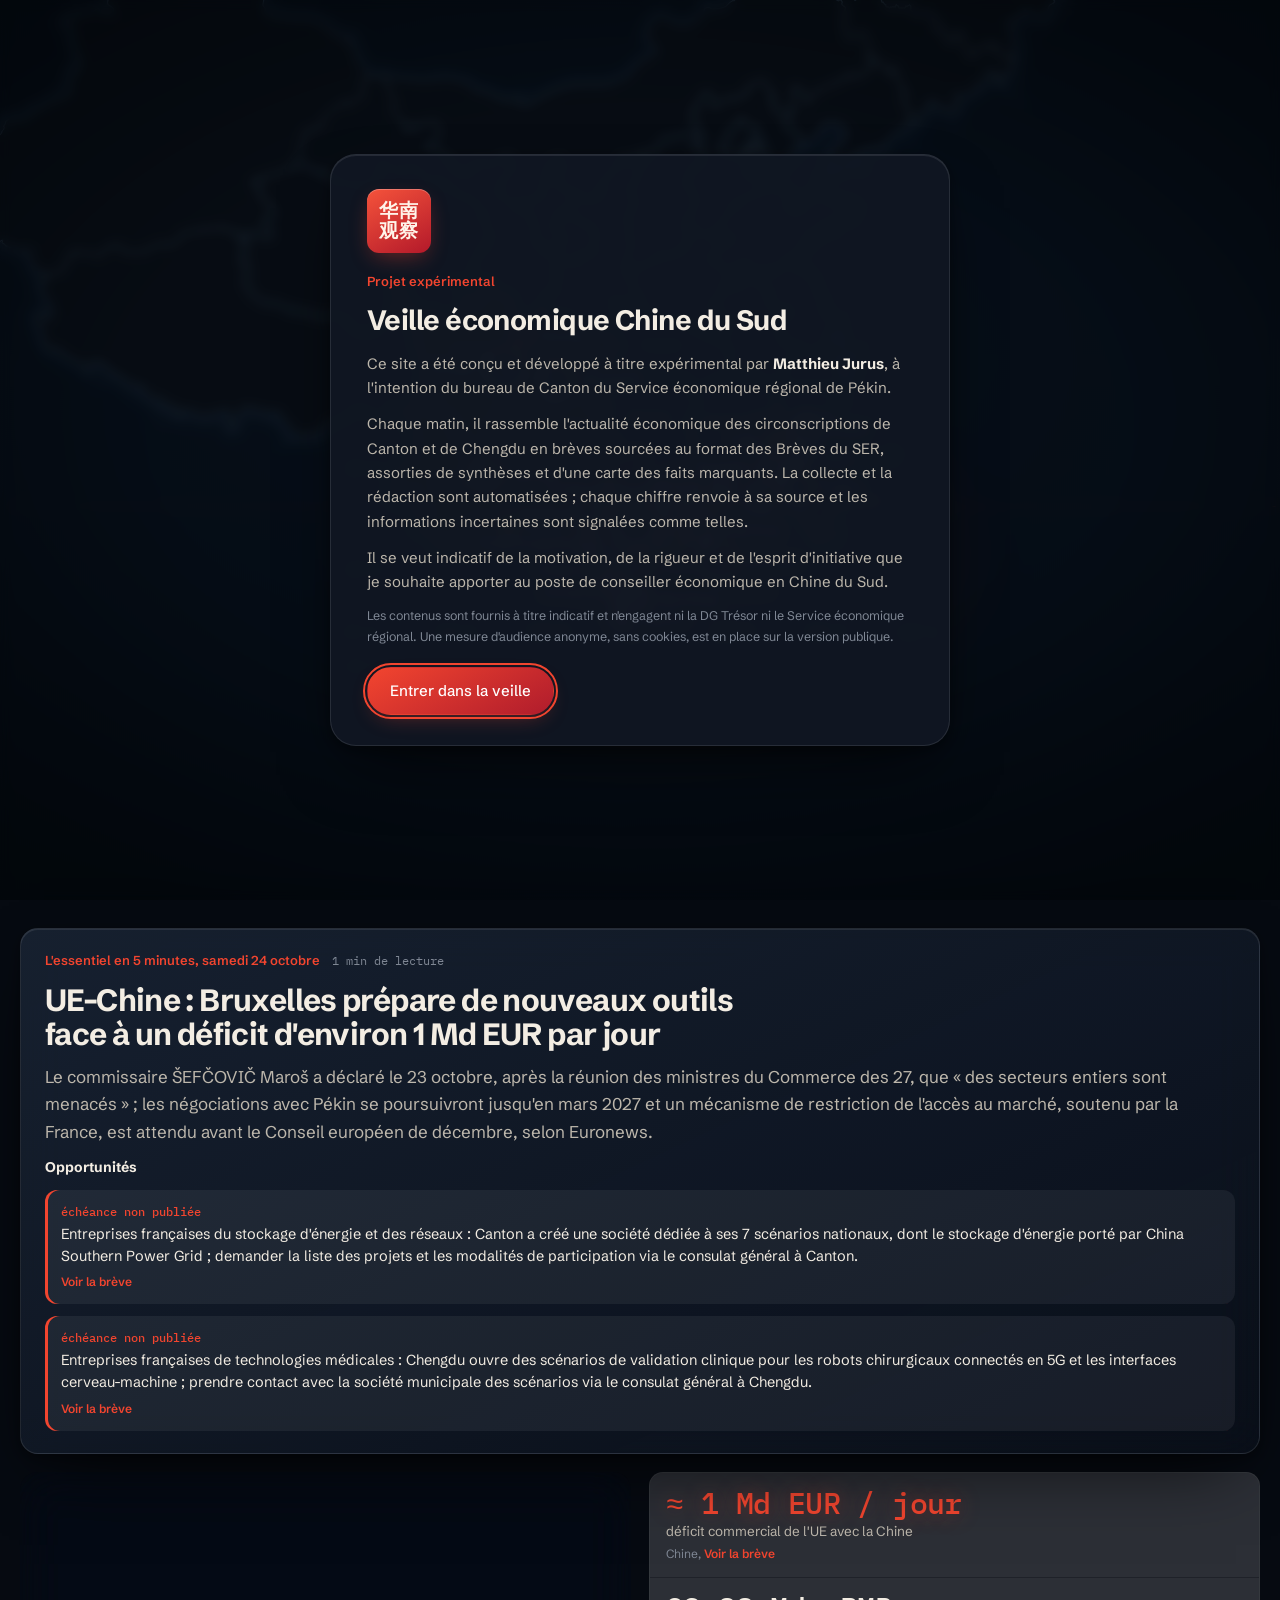
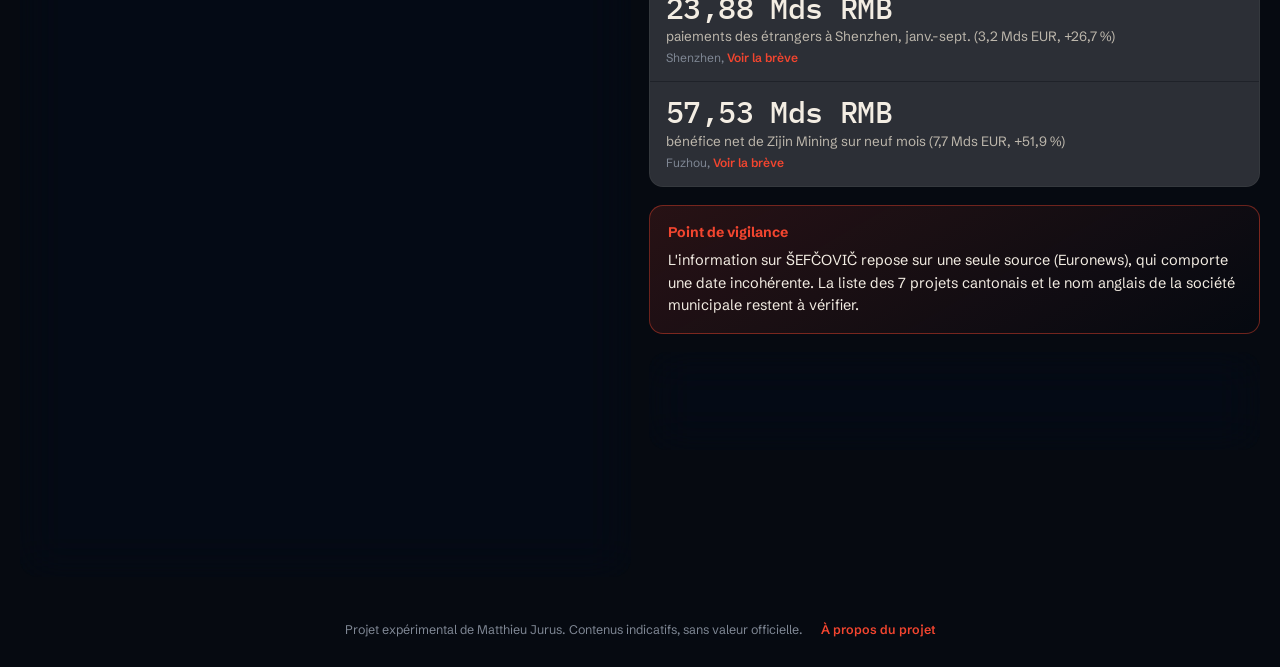
<file: index.html>
<!doctype html>
<html lang="fr"><head><meta charset="utf-8"><meta name="viewport" content="width=device-width,initial-scale=1,viewport-fit=cover"><meta name="robots" content="noindex,nofollow">
<title>Veille économique Chine du Sud</title>
<link rel="preload" href="assets/fonts/schibsted-grotesk-v7-latin_latin-ext-regular.woff2" as="font" type="font/woff2" crossorigin>
<link rel="stylesheet" href="assets/app.css?v=09747189">
<meta name="description" content="Veille économique des circonscriptions de Canton et de Chengdu : carte des faits marquants, brèves sourcées, synthèses et sources.">
</head><body>



<div class="app" id="app">
  <header class="topbar glass" id="topbar">
    <a class="brand" href="#today" data-go="today" aria-label="Veille économique Chine du Sud, accueil">
      <span class="seal" aria-hidden="true"><span>华南</span><span>观察</span></span>
      <span class="wordmark"><span class="wm-1">Veille économique</span><span class="wm-2">Chine du Sud</span></span>
    </a>
    <nav class="tabs" role="tablist" aria-label="Vues">
      <button role="tab" data-view="today" aria-selected="true">Carte du jour</button>
      <button role="tab" data-view="syntheses" aria-selected="false">Synthèses</button>
      <button role="tab" data-view="fil" aria-selected="false">Brèves <span class="count" id="cnt-fil"></span></button>
      <button role="tab" data-view="sources" aria-selected="false">Sources</button>
    </nav>
    <div class="tools">
      <button class="notebtn" id="btn-note" type="button" aria-label="Ouvrir la note interne" title="Note interne : brèves sélectionnées pour l'export Word">
        <svg viewBox="0 0 24 24" aria-hidden="true"><path d="M7 3h7l5 5v12a1 1 0 0 1-1 1H7a1 1 0 0 1-1-1V4a1 1 0 0 1 1-1z"/><path d="M14 3v5h5M9 13h6M9 17h4"/></svg>
        <span class="nb-lab">Note</span><span class="nb-count" id="note-count">0</span>
      </button>
      <button class="pillbtn" id="btn-about" type="button">À propos</button>
      <button class="iconbtn" id="btn-theme" type="button" aria-label="Passer en mode clair"></button>
    </div>
  </header>

  <!-- CARTE DU JOUR -->
  <section id="view-today" class="today">
    <div class="hero" id="hero">
      <div class="mapbox" id="mapbox">
        <svg id="map" role="img" aria-label="Carte de la Chine du Sud avec les brèves géolocalisées"></svg>
        <div class="vignette" aria-hidden="true"></div>
        <div class="tip" id="tip"></div>
        <div class="zoomhint" id="zoomhint">Pour zoomer : ⌘ ou Ctrl + molette, ou pincez</div>
      </div>

      <aside class="glass panel-left" id="morning" aria-label="Le point du matin"></aside>
      <aside class="glass panel-right" id="side" aria-label="Brèves"></aside>

      <div class="mapbar" role="group" aria-label="Cadrage et légende de la carte"><div class="glass mapbar-in">
        <div class="seg" id="frames">
          <button data-f="sud" aria-pressed="true" title="Revenir à la vue d'ensemble">Vue d'ensemble</button>
          <button data-f="delta" aria-pressed="false">Delta des Perles</button>
        </div>
        <div class="legend">
          <span><i class="sw sw-cj"></i>Conjoncture</span>
          <span><i class="sw sw-fm"></i>Fait marquant</span>
          <span><i class="sw sw-op"></i>Opportunité</span>
        </div>
      </div></div>
      <button class="scrollcue" id="scrollcue" type="button">L'essentiel en 5 minutes</button>
    </div>

    <section class="band" id="cinq-body" aria-label="L'essentiel en 5 minutes"></section>
  </section>

  <!-- SYNTHESES -->
  <section id="view-syntheses" class="page" hidden>
    <div id="synth-body" class="synth"></div>
  </section>

  <!-- BRÈVES -->
  <section id="view-fil" class="page" hidden>
    <div class="filgrid">
      <aside class="glass filrail" id="filters-fil" aria-label="Filtres"></aside>
      <div class="glass fil-panel">
        <div class="toolbar">
          <span>Grouper par</span>
          <div class="seg" id="groupby">
            <button data-g="date" aria-pressed="true">Date</button>
            <button data-g="rubrique" aria-pressed="false">Rubrique du SER</button>
            <button data-g="zone" aria-pressed="false">Zone</button>
          </div>
          <span id="fil-meta" class="muted" style="margin-left:auto"></span>
        </div>
        <div class="fil-list" id="fil-list"></div>
      </div>
      <aside class="glass overview" id="overview" aria-label="Aperçu de la sélection"></aside>
    </div>
  </section>

  <!-- SOURCES -->
  <section id="view-sources" class="page" hidden>
    <div class="srcgrid">
      <div class="glass srcsum" id="src-sum"></div>
      <div class="glass tablewrap"><table class="src" id="src-table"></table></div>
    </div>
  </section>

  <footer class="foot-site" id="foot-site">
    <span>Projet expérimental de Matthieu Jurus. Contenus indicatifs, sans valeur officielle.</span>
    <button class="linkbtn" type="button" data-about>À propos du projet</button>
  </footer>
</div>

<dialog class="drawer fiche glass-strong" id="fiche" aria-labelledby="fiche-title">
  <div class="dhead">
    <div class="dnav">
      <button class="dbtn" id="d-prev" type="button" aria-label="Brève précédente" title="Brève précédente (←)"><svg viewBox="0 0 24 24" aria-hidden="true"><path d="M15 5l-7 7 7 7"/></svg></button>
      <span class="dpos" id="d-pos"></span>
      <button class="dbtn" id="d-next" type="button" aria-label="Brève suivante" title="Brève suivante (→)"><svg viewBox="0 0 24 24" aria-hidden="true"><path d="M9 5l7 7-7 7"/></svg></button>
    </div>
    <button class="dbtn" id="btn-close" type="button" aria-label="Fermer" title="Fermer (Échap)"><svg viewBox="0 0 24 24" aria-hidden="true"><path d="M6 6l12 12M18 6L6 18"/></svg></button>
  </div>
  <div class="fbody" id="fiche-body"></div>
  <div class="actions">
    <span class="status-line" id="fiche-status"></span>
    <button class="btn" id="btn-reject" hidden>Rejeter</button>
    <button class="btn" id="btn-validate" hidden>Valider et publier</button>
    <button class="btn" id="btn-copy">Copier</button>
    <button class="btn primary" id="btn-addnote" type="button">Ajouter à la note</button>
  </div>
</dialog>

<dialog class="drawer panier glass-strong" id="panier" aria-labelledby="panier-title">
  <div class="dhead">
    <div class="ptitle"><h2 id="panier-title">Note interne</h2>
      <button class="dbtn info" id="panier-info" type="button" aria-label="À quoi sert la note ?" aria-expanded="false" title="À quoi sert la note ?">i</button></div>
    <button class="dbtn" id="panier-close" type="button" aria-label="Fermer" title="Fermer (Échap)"><svg viewBox="0 0 24 24" aria-hidden="true"><path d="M6 6l12 12M18 6L6 18"/></svg></button>
  </div>
  <div class="fbody" id="panier-body"></div>
  <div class="actions">
    <span class="status-line" id="panier-status"></span>
    <button class="btn" id="panier-clear" type="button">Vider</button>
    <button class="btn" id="panier-copy" type="button">Copier le texte</button>
    <button class="btn primary" id="panier-export" type="button">Exporter en Word</button>
  </div>
</dialog>

<div class="bubble glass-strong" id="note-bubble" role="dialog" aria-labelledby="bubble-title" hidden>
  <p class="bubble-t" id="bubble-title">Brève ajoutée à la note</p>
  <p>Ajoutez les brèves utiles avec le bouton <span class="kbd">+</span>, rangez-les dans la note, puis exportez-la en Word : une note interne en Times New Roman, classée par rubrique, sources en pied de chaque brève.</p>
  <div class="bubble-a"><button class="linkbtn" id="bubble-ok" type="button">Compris</button><button class="btn primary sm" id="bubble-open" type="button">Ouvrir la note</button></div>
</div>

<dialog class="about glass-strong" id="about" aria-labelledby="about-title">
  <div class="about-in">
    <span class="seal big" aria-hidden="true"><span>华南</span><span>观察</span></span>
    <p class="about-kicker">Projet expérimental</p>
    <h2 id="about-title">Veille économique Chine du Sud</h2>
    <p>Ce site a été conçu et développé à titre expérimental par <b>Matthieu Jurus</b>, à l'intention du bureau de Canton du Service économique régional de Pékin.</p>
    <p>Chaque matin, il rassemble l'actualité économique des circonscriptions de Canton et de Chengdu en brèves sourcées au format des Brèves du SER, assorties de synthèses et d'une carte des faits marquants. La collecte et la rédaction sont automatisées ; chaque chiffre renvoie à sa source et les informations incertaines sont signalées comme telles.</p>
    <p>Il se veut indicatif de la motivation, de la rigueur et de l'esprit d'initiative que je souhaite apporter au poste de conseiller économique en Chine du Sud.</p>
    <p class="about-note">Les contenus sont fournis à titre indicatif et n'engagent ni la DG Trésor ni le Service économique régional. Une mesure d'audience anonyme, sans cookies, est en place sur la version publique.</p>
    <button class="btn primary big" id="btn-enter" type="button">Entrer dans la veille</button>
  </div>
</dialog>

<script>window.echarts={registerMap:function(n,g){window.__chinaGeo=g;}};</script>
<script src="assets/geo/china.js" onerror="window.__chinaGeoError=true"></script>
<script src="assets/app.js?v=09747189"></script>
<script data-goatcounter="https://jurusm.goatcounter.com/count" data-goatcounter-settings='{"no_onload":true}' async src="//gc.zgo.at/count.js"></script>

</body></html>
</file>
<file: assets/app.css>
/* Concept: a night console over the Pearl River. The map fills the screen; lacquer red is the signal colour (new, opportunity, rank, alert), brass marks conjoncture, porcelain the text. Glass panels float over the map and over a deep blue-black ground lit by two soft glows. One orchestrated entrance; motion afterwards only answers clicks (zoom, city burst). */
@font-face{font-family:"Schibsted Grotesk";src:url("fonts/schibsted-grotesk-v7-latin_latin-ext-regular.woff2") format("woff2");font-weight:400;font-style:normal;font-display:swap}
@font-face{font-family:"Schibsted Grotesk";src:url("fonts/schibsted-grotesk-v7-latin_latin-ext-italic.woff2") format("woff2");font-weight:400;font-style:italic;font-display:swap}
@font-face{font-family:"Schibsted Grotesk";src:url("fonts/schibsted-grotesk-v7-latin_latin-ext-500.woff2") format("woff2");font-weight:500;font-style:normal;font-display:swap}
@font-face{font-family:"Schibsted Grotesk";src:url("fonts/schibsted-grotesk-v7-latin_latin-ext-600.woff2") format("woff2");font-weight:600;font-style:normal;font-display:swap}
@font-face{font-family:"Schibsted Grotesk";src:url("fonts/schibsted-grotesk-v7-latin_latin-ext-700.woff2") format("woff2");font-weight:700 900;font-style:normal;font-display:swap}
@font-face{font-family:"IBM Plex Mono";src:url("fonts/ibm-plex-mono-v20-latin_latin-ext-regular.woff2") format("woff2");font-weight:400;font-display:swap}
@font-face{font-family:"IBM Plex Mono";src:url("fonts/ibm-plex-mono-v20-latin_latin-ext-500.woff2") format("woff2");font-weight:500 700;font-display:swap}

:root{
  --bg:#060A11; --bg-2:#0B1322;
  --ink:#F3EDE3; --ink-2:#BDB7AC; --ink-3:#7F8794;
  --red:#F2452F; --red-2:#B01C2C; --red-soft:rgba(242,69,47,.14); --red-glow:rgba(242,69,47,.42);
  --amber:#F0AA3E; --fait:#ECE6DB; --jade:#4CC38A; --warn:#F0AA3E; --bad:#F2452F; --good:#4CC38A;
  --sea-1:#0E1C2E; --sea-2:#060D17; --wave:#1A2C42; --coast:#5C7C98;
  --land:#131C28; --land-out:#0F1621; --scope-can:#24161B; --scope-che:#231F17; --border-prov:#2A3748;
  --glass-bg:linear-gradient(155deg,rgba(32,44,62,.66),rgba(12,18,28,.58));
  --glass-solid:rgba(16,23,34,.94);
  --glass-line:rgba(255,255,255,.10); --glass-hi:rgba(255,255,255,.09);
  --shadow:0 30px 70px -24px rgba(0,0,0,.75),0 4px 14px rgba(0,0,0,.35);
  --chip:rgba(255,255,255,.06); --chip-line:rgba(255,255,255,.10); --chip-on:#F3EDE3; --chip-on-fg:#0A0F17;
  --sat-ink:#0A0F17; --label-halo:#0B1220;
  --f-sans:"Schibsted Grotesk",system-ui,-apple-system,"Segoe UI","PingFang SC","Microsoft YaHei",sans-serif;
  --f-mono:"IBM Plex Mono",ui-monospace,"SF Mono",Menlo,Consolas,monospace;
  --f-zh-serif:"Songti SC","STSong","SimSun","Noto Serif SC",serif;
  --f-zh:"PingFang SC","Hiragino Sans GB","Microsoft YaHei","Noto Sans SC",sans-serif;
  --r:18px; --ease:cubic-bezier(.2,.8,.2,1); --spring:cubic-bezier(.34,1.56,.64,1);
  --gut:20px; --top:92px;
  color-scheme:dark;
}
:root[data-theme="light"]{
  --bg:#E7EBF0; --bg-2:#F4F6F9;
  --ink:#111822; --ink-2:#47505C; --ink-3:#7A838F;
  --red:#D8301C; --red-2:#A3141F; --red-soft:rgba(216,48,28,.10); --red-glow:rgba(216,48,28,.30);
  --amber:#C27E0E; --fait:#1A222D; --jade:#1F8A5A; --warn:#B66A00; --bad:#D8301C; --good:#1F8A5A;
  --sea-1:#D3DEE8; --sea-2:#BCCDDC; --wave:#AFC2D3; --coast:#6E8BA3;
  --land:#FFFFFF; --land-out:#EEF1F5; --scope-can:#FFF0EC; --scope-che:#FFF6E6; --border-prov:#C7D0DA;
  --glass-bg:linear-gradient(155deg,rgba(255,255,255,.80),rgba(255,255,255,.58));
  --glass-solid:rgba(255,255,255,.97);
  --glass-line:rgba(17,24,34,.09); --glass-hi:rgba(255,255,255,.95);
  --shadow:0 26px 60px -26px rgba(20,35,55,.45),0 3px 10px rgba(20,35,55,.08);
  --chip:rgba(17,24,34,.05); --chip-line:rgba(17,24,34,.10); --chip-on:#111822; --chip-on-fg:#FFFFFF;
  --sat-ink:#FFFFFF; --label-halo:#FFFFFF;
  color-scheme:light;
}

*{box-sizing:border-box}
html{background:var(--bg)}
body{margin:0;color:var(--ink);font-family:var(--f-sans);font-size:15px;line-height:1.5;-webkit-font-smoothing:antialiased;min-height:100vh;
  background:radial-gradient(900px 600px at 0% 0%,var(--red-soft),transparent 60%),radial-gradient(1100px 800px at 100% 100%,rgba(70,120,200,.10),transparent 60%),linear-gradient(180deg,var(--bg-2),var(--bg));background-attachment:fixed}
a{color:var(--red)}
button{font:inherit;color:inherit}
:focus-visible{outline:2px solid var(--red);outline-offset:2px;border-radius:8px}
.zh{font-family:var(--f-zh)}
.mono,.num{font-family:var(--f-mono);font-variant-numeric:tabular-nums}
.muted{color:var(--ink-3);font-size:13px}

.glass{background:var(--glass-bg);border:1px solid var(--glass-line);border-radius:var(--r);box-shadow:var(--shadow),inset 0 1px 0 var(--glass-hi);
  -webkit-backdrop-filter:blur(22px) saturate(1.5);backdrop-filter:blur(22px) saturate(1.5)}
.glass-strong{background:var(--glass-solid);border:1px solid var(--glass-line);box-shadow:var(--shadow),inset 0 1px 0 var(--glass-hi)}
@supports not ((backdrop-filter:blur(1px)) or (-webkit-backdrop-filter:blur(1px))){.glass{background:var(--glass-solid)}}

/* Top bar */
.topbar{position:fixed;z-index:30;top:14px;left:var(--gut);right:var(--gut);height:62px;display:flex;align-items:center;gap:18px;padding:0 10px 0 10px;border-radius:20px}
.topbar.scrolled{background:var(--glass-solid)}
.brand{display:flex;align-items:center;gap:12px;text-decoration:none;color:inherit;margin-right:auto;min-width:0}
.seal{width:44px;height:44px;border-radius:9px;background:linear-gradient(150deg,#F5533B,#B3192A);color:#FFF4EA;display:grid;place-content:center;font-family:var(--f-zh-serif);font-weight:900;font-size:13.5px;line-height:1.05;letter-spacing:.06em;text-align:center;box-shadow:0 8px 22px -6px var(--red-glow),inset 0 1px 0 rgba(255,255,255,.25);flex:none}
.seal.big{width:64px;height:64px;font-size:19px;border-radius:12px}
.wordmark{display:grid;line-height:1.1;min-width:0}
.wm-1{font-size:12px;font-weight:600;color:var(--red);letter-spacing:.01em}
.wm-2{font-size:20px;font-weight:700;letter-spacing:-.015em;white-space:nowrap}
nav.tabs{display:flex;gap:2px;padding:4px;border-radius:999px;background:var(--chip);border:1px solid var(--chip-line)}
nav.tabs button{background:none;border:0;padding:8px 16px;border-radius:999px;cursor:pointer;font-size:14px;font-weight:500;color:var(--ink-2);transition:color .2s,background .2s,box-shadow .2s;white-space:nowrap}
nav.tabs button:hover{color:var(--ink)}
nav.tabs button[aria-selected="true"]{background:linear-gradient(150deg,var(--red),var(--red-2));color:#fff;box-shadow:0 6px 18px -6px var(--red-glow),inset 0 1px 0 rgba(255,255,255,.2)}
nav.tabs .count{font-family:var(--f-mono);font-size:11.5px;opacity:.7;margin-left:4px}
.tools{display:flex;gap:6px;align-items:center;margin-left:auto}
.iconbtn{width:40px;height:40px;border-radius:999px;border:1px solid var(--chip-line);background:var(--chip);cursor:pointer;display:grid;place-items:center;color:var(--ink-2)}
.iconbtn:hover,.pillbtn:hover{color:var(--ink);border-color:var(--ink-3)}
.iconbtn svg{width:18px;height:18px}
.pillbtn{height:40px;padding:0 14px;border-radius:999px;border:1px solid var(--chip-line);background:var(--chip);cursor:pointer;color:var(--ink-2);font-size:13.5px}

/* Hero: full-screen map with floating panels */
.hero{position:relative;height:100vh;min-height:660px;overflow:hidden;background:radial-gradient(120% 90% at 50% 40%,var(--sea-1),var(--sea-2))}
.mapbox{position:absolute;inset:0;touch-action:none}
svg#map{position:absolute;inset:0;width:100%;height:100%;display:block;cursor:grab}
svg#map.panning{cursor:grabbing}
.vignette{position:absolute;inset:0;pointer-events:none;background:radial-gradient(70% 60% at 50% 48%,transparent 55%,rgba(0,0,0,.45) 100%),radial-gradient(40% 35% at 52% 62%,var(--red-soft),transparent 70%)}
:root[data-theme="light"] .vignette{background:radial-gradient(70% 60% at 50% 48%,transparent 60%,rgba(40,60,90,.16) 100%),radial-gradient(40% 35% at 52% 62%,var(--red-soft),transparent 70%)}
.panel-left,.panel-right{position:absolute;z-index:5;top:var(--top);bottom:var(--gut);display:flex;flex-direction:column;overflow:hidden}
.panel-left{left:var(--gut);width:380px}
.panel-right{right:var(--gut);width:410px}
.mapbar{position:absolute;z-index:5;left:calc(var(--gut)*2 + 380px);right:calc(var(--gut)*2 + 410px);bottom:var(--gut);display:flex;justify-content:center;pointer-events:none}
.mapbar-in{pointer-events:auto;display:flex;align-items:center;gap:12px;padding:6px 14px 6px 6px;border-radius:999px;white-space:nowrap}
.mapbar .seg{border:0;background:var(--chip)}
.legend{display:flex;gap:4px 14px;font-size:12.5px;color:var(--ink-2);align-items:center}
.legend span{display:inline-flex;align-items:center;gap:6px}
.sw{width:11px;height:11px;border-radius:50%;display:inline-block;border:2.5px solid;flex:none}
.sw-cj{border-color:var(--amber)}.sw-fm{border-color:var(--fait)}.sw-op{border-color:var(--red)}
.scrollcue{position:absolute;z-index:4;left:calc(var(--gut)*2 + 380px);right:calc(var(--gut)*2 + 410px);bottom:84px;margin:0 auto;width:max-content;border:0;background:none;color:var(--ink-2);font-size:12.5px;cursor:pointer;display:flex;flex-direction:column;align-items:center;gap:4px}
.scrollcue::after{content:"";width:9px;height:9px;border-right:1.5px solid currentColor;border-bottom:1.5px solid currentColor;transform:rotate(45deg);animation:nudge 2.4s ease-in-out infinite}
.scrollcue:hover{color:var(--ink)}
@keyframes nudge{0%,100%{transform:translateY(0) rotate(45deg)}50%{transform:translateY(4px) rotate(45deg)}}
.zoomhint{position:absolute;left:50%;top:50%;transform:translate(-50%,-50%);background:var(--glass-solid);color:var(--ink);padding:9px 16px;border-radius:999px;font-size:13px;box-shadow:var(--shadow);opacity:0;pointer-events:none;transition:opacity .25s;z-index:6}
.zoomhint.on{opacity:1}

/* Panel internals */
.phead{padding:16px 18px 12px;display:grid;gap:10px;border-bottom:1px solid var(--glass-line)}
.pscroll{overflow:auto;flex:1;scrollbar-width:thin;scrollbar-color:var(--chip-line) transparent}
.prow{display:flex;align-items:baseline;gap:10px;flex-wrap:wrap}
.ptitle{font-size:17px;font-weight:700;margin:0;letter-spacing:-.01em}
.plabel{font-size:12.5px;font-weight:600;color:var(--red);margin:0}
.dateline{font-size:12px;color:var(--ink-3);display:flex;flex-wrap:wrap;gap:2px 12px}
.dateline b{color:var(--ink-2);font-weight:500}
.dateline .snap{font-style:italic}
.since{display:grid;grid-template-columns:repeat(3,minmax(0,1fr));gap:1px;border-radius:14px;overflow:hidden;background:var(--glass-line);border:1px solid var(--glass-line)}
.since > div{background:var(--chip);padding:10px 12px;display:grid}
.since b{font-family:var(--f-mono);font-weight:500;font-size:26px;line-height:1.05;color:var(--ink)}
.since b.hot{color:var(--red);text-shadow:0 0 18px var(--red-glow)}
.since span{font-size:12px;color:var(--ink-3)}
.newlist{list-style:none;margin:0;padding:0;display:grid}
.newlist button{all:unset;cursor:pointer;display:grid;grid-template-columns:auto minmax(0,1fr);gap:10px;align-items:start;padding:8px 18px;font-size:13.5px;line-height:1.35;width:100%;box-sizing:border-box}
.newlist button:hover{background:var(--chip)}
.newlist .meta{display:block;font-family:var(--f-mono);font-size:11px;color:var(--ink-3);margin-top:2px}
.newlist .sw,.newlist .unread{margin-top:4px}
.unread{width:8px;height:8px;border-radius:50%;background:var(--red);box-shadow:0 0 10px var(--red-glow);display:inline-block;flex:none}
.psec{padding:14px 18px;display:grid;gap:8px;border-top:1px solid var(--glass-line)}
.headline{font-size:20px;line-height:1.2;font-weight:700;letter-spacing:-.015em;margin:0;text-wrap:balance}
.lede{margin:0;color:var(--ink-2);font-size:14px;line-height:1.5}
.linkbtn{background:none;border:0;padding:0;color:var(--red);cursor:pointer;font-size:13.5px;font-weight:600;text-align:left}
.linkbtn:hover{text-decoration:underline;text-underline-offset:3px}
.agenda-mini{list-style:none;margin:0;padding:0;display:grid;gap:7px}
.agenda-mini li{display:grid;grid-template-columns:52px minmax(0,1fr);gap:10px;font-size:13px;align-items:baseline}
.agenda-mini .when{font-family:var(--f-mono);font-size:11.5px;color:var(--red);font-weight:500;white-space:nowrap}
.agenda-mini .what{min-width:0;color:var(--ink-2)}
.agenda-mini .what a{color:var(--ink);text-decoration:none}
.agenda-mini .what a:hover{text-decoration:underline}
.timeline svg{display:block;width:100%;height:32px}
.timeline .bar{fill:var(--ink-3);fill-opacity:.28}
.timeline .bar.on{fill:var(--red);fill-opacity:.9}
.timeline .axis{fill:var(--ink-3);font-size:10px;font-family:var(--f-mono)}
.basemap-note{font-size:11px;color:var(--ink-3)}

.chiprow{display:flex;gap:6px;overflow-x:auto;scrollbar-width:none;padding-bottom:1px;align-items:center;-webkit-mask-image:linear-gradient(90deg,#000 86%,transparent);mask-image:linear-gradient(90deg,#000 86%,transparent);padding-right:30px}
.chiprow::-webkit-scrollbar{display:none}
.sep{width:1px;height:16px;background:var(--chip-line);flex:none;margin:0 2px}
.chip{border:1px solid var(--chip-line);background:var(--chip);padding:4px 11px;border-radius:999px;font-size:12.5px;cursor:pointer;display:inline-flex;align-items:center;gap:6px;color:var(--ink-2);white-space:nowrap;flex:none;transition:background .15s,color .15s,border-color .15s}
.chip:hover{border-color:var(--ink-3);color:var(--ink)}
.chip[aria-pressed="true"]{background:var(--chip-on);border-color:var(--chip-on);color:var(--chip-on-fg)}
.chip .sw{width:9px;height:9px;border-width:2px}
.chip[aria-pressed="true"] .sw-fm{border-color:var(--chip-on-fg)}
.back{all:unset;cursor:pointer;font-size:13px;color:var(--ink-2);display:inline-flex;gap:6px;align-items:center}
.back:hover{color:var(--ink)}
.dossier-stats{display:grid;grid-template-columns:repeat(4,minmax(0,1fr));gap:1px;border-radius:12px;overflow:hidden;background:var(--glass-line);border:1px solid var(--glass-line)}
.dossier-stats > div{background:var(--chip);padding:8px 10px;display:grid}
.dossier-stats b{font-family:var(--f-mono);font-weight:500;font-size:19px;line-height:1.1}
.dossier-stats span{font-size:11.5px;color:var(--ink-3)}
.spark{display:block;width:100%;height:36px}
.spark .a{fill:url(#sparkgrad)}
.spark .l{fill:none;stroke:var(--red);stroke-width:1.6}
.spark .e{fill:var(--red)}
.filbars{display:grid;gap:5px}
.filbar{display:grid;grid-template-columns:minmax(0,1fr) 90px 22px;gap:8px;align-items:center;font-size:12px;color:var(--ink-2)}
.filbar i{display:block;height:6px;border-radius:3px;background:linear-gradient(90deg,var(--red-2),var(--red))}
.filbar .n{font-family:var(--f-mono);text-align:right;color:var(--ink)}

/* Brief cards */
article.brief{padding:13px 16px 14px;display:grid;gap:5px;cursor:pointer;position:relative;transition:background .15s}
article.brief + article.brief{border-top:1px solid var(--glass-line)}
article.brief:hover,article.brief.lit{background:var(--chip)}
article.brief.t-opportunite{box-shadow:inset 3px 0 0 var(--red)}
.btop{display:flex;gap:6px;align-items:center;font-size:12px;color:var(--ink-2);flex-wrap:wrap}
.tpill{display:inline-flex;align-items:center;gap:6px;font-weight:600;color:var(--ink)}
.tpill .sw{width:9px;height:9px;border-width:2px}
.fil{border:1px solid var(--chip-line);border-radius:999px;padding:0 8px;font-size:11px;color:var(--ink-2);background:var(--chip)}
.rel{display:inline-flex;align-items:center;gap:5px;font-size:11.5px;font-weight:500;color:var(--ink-2);white-space:nowrap}
.rel::before{content:"";width:7px;height:7px;border-radius:50%;background:currentColor}
.rel.A{color:var(--good)}.rel.B{color:var(--ink-2)}.rel.C{color:var(--warn)}
.bdate{margin-left:auto;color:var(--ink-3);font-family:var(--f-mono);font-size:11.5px;display:inline-flex;gap:6px;align-items:center}
.btitle{font-weight:600;font-size:15.5px;line-height:1.3;margin:0;text-wrap:balance;letter-spacing:-.005em}
.bbody{margin:0;font-size:13.5px;line-height:1.55;color:var(--ink-2);display:-webkit-box;-webkit-line-clamp:3;-webkit-box-orient:vertical;overflow:hidden}
.bmeta{display:flex;flex-wrap:wrap;gap:5px 10px;align-items:center;margin-top:2px}
.bsrc{font-size:12px;color:var(--ink-3)}
.bsrc a{color:var(--ink-2)}
.flag{color:var(--warn);font-size:12px;font-weight:500}
.fr{font-size:10.5px;font-weight:700;color:#fff;background:linear-gradient(150deg,var(--red),var(--red-2));border-radius:5px;padding:1px 6px}
.pending{font-size:11px;font-weight:600;color:var(--warn);border:1px dashed var(--warn);border-radius:999px;padding:0 7px}
.empty{padding:26px 18px;color:var(--ink-2);font-size:14px;display:grid;gap:6px}
.empty b{color:var(--ink);font-size:15.5px}

/* Map drawing */
.prov{stroke:var(--border-prov);stroke-width:.7;vector-effect:non-scaling-stroke;transition:fill .4s}
.prov.out{fill:var(--land-out)}.prov.can,.prov.hkm{fill:var(--scope-can)}.prov.che{fill:var(--scope-che)}
.waterline{fill:none;stroke:var(--wave);vector-effect:non-scaling-stroke}
.coast{fill:none;stroke:var(--coast);stroke-width:calc(.9px * var(--zs,1));stroke-opacity:.9}
.scope-edge{fill:none;stroke:var(--red);stroke-opacity:.35;stroke-width:1.2;vector-effect:non-scaling-stroke}
.grat{stroke:var(--wave);stroke-width:.7;fill:none;vector-effect:non-scaling-stroke;stroke-dasharray:1 6;opacity:.7}
.gratlab{fill:var(--ink-3);font-size:calc(10px * var(--zs,1));font-family:var(--f-mono)}
.tropic{stroke:var(--red);stroke-opacity:.45;stroke-width:1;stroke-dasharray:3 6;fill:none;vector-effect:non-scaling-stroke}
.tropiclab{fill:var(--red);fill-opacity:.8;font-size:calc(10.5px * var(--zs,1));font-family:var(--f-sans);font-style:italic}
.provlab{fill:var(--ink-3);font-family:var(--f-sans);font-weight:500;font-size:calc(11px * var(--zs,1));letter-spacing:.16em}
.provlab.in{fill:var(--ink-2)}
.sealab{fill:var(--ink-3);font-family:var(--f-sans);font-style:italic;font-size:calc(11.5px * var(--zs,1));opacity:.8}
.keylab{fill:var(--ink-3);font-size:10px;font-family:var(--f-sans)}
.citydot{fill:var(--ink-3)}
#map:not(.zoomed) .minor{display:none}
.pos{transition:opacity .35s}
#map.focusing .pos.mkpos:not(.sel){opacity:.22}
.mk{cursor:pointer;outline:none}
.mk:focus-visible .halo,.sat:focus-visible .sring{opacity:1}
.sat{outline:none}
.mk .disc{fill:var(--land);stroke:var(--glass-line);stroke-width:1}
.mk .glow{fill:var(--red);opacity:0;filter:blur(6px)}
.mk.new .glow{opacity:.35}
.mk .seg-cj{stroke:var(--amber)}.mk .seg-fm{stroke:var(--fait)}.mk .seg-op{stroke:var(--red)}
.mk .ring{fill:none}
.mk .provring{fill:none;stroke:var(--ink-2);stroke-width:1;stroke-dasharray:2 2}
.mk .cnt{font-family:var(--f-mono);font-size:10.5px;font-weight:500;fill:var(--ink);text-anchor:middle;dominant-baseline:central}
.mk .halo{pointer-events:none;fill:none;stroke:var(--red);stroke-width:1.6;opacity:0;transition:opacity .2s}
.mk:hover .halo,.mk.hover .halo,.pos.sel .mk .halo{opacity:.95}
.mk .newdot{fill:var(--red);stroke:var(--land);stroke-width:1.5}
.citylab{fill:var(--ink);font-size:11.5px;font-weight:600;font-family:var(--f-sans);paint-order:stroke;stroke:var(--label-halo);stroke-width:3.5px;stroke-linejoin:round;pointer-events:none}
.leader{stroke:var(--ink-3);stroke-width:1;pointer-events:none}
.anchor{fill:var(--ink-2);pointer-events:none}
.burst .spoke{stroke:var(--ink-3);stroke-width:1;stroke-opacity:.7;fill:none}
.sat{cursor:pointer}
.sat .sd{stroke:var(--label-halo);stroke-width:2}
.sat.t-conjoncture .sd{fill:var(--amber)}.sat.t-fait .sd{fill:var(--fait)}.sat.t-opportunite .sd{fill:var(--red)}
.sat .ic{fill:none;stroke:var(--sat-ink);stroke-width:1.3;stroke-linecap:round;stroke-linejoin:round}
.sat .ic .f{fill:var(--sat-ink);stroke:none}
.sat.t-opportunite .ic{stroke:#fff}.sat.t-opportunite .ic .f{fill:#fff}
:root[data-theme="light"] .sat.t-fait .ic{stroke:#fff}:root[data-theme="light"] .sat.t-fait .ic .f{fill:#fff}
:root:not([data-theme="light"]) .sat.t-conjoncture .ic,:root:not([data-theme="light"]) .sat.t-fait .ic{stroke:#0A0F17}
.sat .sring{fill:none;stroke:var(--red);stroke-width:1.5;opacity:0;transition:opacity .15s}
.sat:hover .sring,.sat.lit .sring{opacity:1}
.tip{position:absolute;pointer-events:none;background:var(--glass-solid);color:var(--ink);font-size:12.5px;line-height:1.38;padding:10px 12px;border-radius:12px;max-width:300px;transform:translate(-50%,calc(-100% - 16px));opacity:0;transition:opacity .15s;z-index:8;box-shadow:var(--shadow);border:1px solid var(--glass-line)}
.tip b{display:block;font-size:13.5px;margin-bottom:3px}
.tip div{color:var(--ink-2)}
.tip .hint{color:var(--red);margin-top:5px;font-weight:600}

/* Section frame for pages and band */
.page{padding:calc(var(--top) + 6px) var(--gut) 40px}
.band{padding:28px var(--gut) 34px}
.band-in{display:grid;grid-template-columns:minmax(0,5fr) minmax(0,4fr) minmax(0,3fr);gap:18px;align-items:start}
.card{padding:22px 24px;display:grid;gap:12px;align-content:start;min-width:0}
.kick{font-size:13px;font-weight:600;color:var(--red);display:flex;gap:4px 12px;flex-wrap:wrap;align-items:baseline}
.kick .readtime{font-family:var(--f-mono);font-size:11.5px;color:var(--ink-3);font-weight:400}
.display{font-size:clamp(26px,2.4vw,36px);line-height:1.12;font-weight:700;letter-spacing:-.02em;margin:0;text-wrap:balance}
.lead{font-size:17px;line-height:1.6;color:var(--ink-2);margin:0}
.ctitle{font-size:14px;font-weight:700;margin:0;display:flex;align-items:baseline;gap:10px}
.ctitle small{font-weight:400;color:var(--ink-3);font-size:12.5px}
.ranked{list-style:none;margin:0;padding:0;display:grid;gap:0}
.ranked li{display:grid;grid-template-columns:44px minmax(0,1fr);gap:12px;padding:14px 0;border-top:1px solid var(--glass-line);font-size:15.5px;line-height:1.6}
.ranked li:first-child{border-top:0;padding-top:4px}
.ranked .rk{font-family:var(--f-mono);font-size:26px;font-weight:500;line-height:1.1;color:var(--red)}
.ranked li:first-child .rk{text-shadow:0 0 18px var(--red-glow)}
.ranked li:first-child .tx{font-size:17px;font-weight:500;color:var(--ink)}
.ranked .tx{color:var(--ink)}
.refs{font-size:12px;color:var(--ink-3);white-space:normal;display:block;margin-top:3px}
.ref{font-size:12px;color:var(--red);background:none;border:0;padding:0;cursor:pointer;text-decoration:none;font-weight:600}
.ref:hover{text-decoration:underline;text-underline-offset:2px}
.figs{display:grid;gap:1px;background:var(--glass-line);border:1px solid var(--glass-line);border-radius:14px;overflow:hidden}
.fig{padding:14px 16px;background:var(--chip);display:grid;gap:3px}
.fig .v{font-family:var(--f-mono);font-size:30px;font-weight:500;line-height:1.05;color:var(--ink);letter-spacing:-.02em}
.fig:first-child .v{color:var(--red);text-shadow:0 0 22px var(--red-glow)}
.fig .l{font-size:13.5px;color:var(--ink-2)}
.fig .s{font-size:12px;color:var(--ink-3)}
.alert{padding:16px 18px;border-radius:14px;border:1px solid var(--red-glow);background:linear-gradient(150deg,var(--red-soft),transparent);display:grid;gap:6px}
.alert .ctitle{color:var(--red)}
.alert p{margin:0;font-size:14.5px;line-height:1.55}
.opp{padding:13px 16px;display:grid;gap:3px;border-radius:12px;background:var(--chip);box-shadow:inset 3px 0 0 var(--red)}
.opp .due{font-family:var(--f-mono);font-size:12px;color:var(--red);font-weight:500}
.opp p{font-size:14.5px;margin:0;line-height:1.5}
.plain{margin:0;padding-left:1.1em;display:grid;gap:6px;font-size:14px;color:var(--ink-2)}
.note{font-size:12.5px;color:var(--ink-3);margin:0}
.seg{display:inline-flex;padding:3px;border-radius:999px;background:var(--chip);border:1px solid var(--chip-line)}
.seg button{border:0;background:none;padding:6px 14px;border-radius:999px;cursor:pointer;font-size:13px;font-weight:500;color:var(--ink-2);transition:background .2s,color .2s;white-space:nowrap}
.seg button[aria-pressed="true"]{background:var(--chip-on);color:var(--chip-on-fg)}

/* Syntheses page */
.synth{display:grid;grid-template-columns:minmax(0,1fr);gap:16px;align-items:start;max-width:1560px;margin:0 auto}
.synth-hero{grid-column:1 / -1;display:grid;grid-template-columns:minmax(0,8fr) minmax(0,4fr);gap:18px;align-items:stretch}
.synth-hero .card{padding:28px 30px}
.archive{list-style:none;margin:0;padding:0;display:grid;gap:2px}
.archive button{all:unset;box-sizing:border-box;width:100%;cursor:pointer;padding:9px 12px;border-radius:10px;display:grid;gap:2px;font-size:13.5px;line-height:1.35}
.archive button:hover{background:var(--chip)}
.archive button[aria-current="true"]{background:var(--red-soft);box-shadow:inset 3px 0 0 var(--red)}
.archive .d{font-family:var(--f-mono);font-size:11.5px;color:var(--ink-3)}
.side-stack{display:grid;gap:18px;align-content:start}

/* Brèves page */
.filgrid{display:grid;grid-template-columns:280px minmax(0,1fr) 320px;gap:18px;align-items:start;max-width:1640px;margin:0 auto}
.filrail,.overview{position:sticky;top:calc(var(--top) + 6px);padding:18px;display:grid;gap:16px;max-height:calc(100vh - var(--top) - 26px);overflow:auto;scrollbar-width:thin}
.fgroup{display:grid;gap:7px}
.fgroup > span{font-size:12.5px;font-weight:600;color:var(--ink-2)}
.fgroup .chips{display:flex;flex-wrap:wrap;gap:6px}
.fsum{font-size:13px;color:var(--ink-2);display:flex;gap:10px;align-items:baseline;justify-content:space-between}
.fil-panel{overflow:hidden}
.toolbar{display:flex;gap:10px;align-items:center;flex-wrap:wrap;padding:14px 18px;border-bottom:1px solid var(--glass-line);font-size:13px;color:var(--ink-2)}
.fil-list .group-h{padding:18px 16px 8px;font-size:13px;font-weight:700;color:var(--red);border-bottom:1px solid var(--glass-line)}
.fil-list article.brief .bbody{-webkit-line-clamp:unset;display:block}
.ov-n{font-family:var(--f-mono);font-size:34px;font-weight:500;line-height:1}
.ov-split{display:grid;grid-template-columns:repeat(3,minmax(0,1fr));gap:1px;background:var(--glass-line);border:1px solid var(--glass-line);border-radius:12px;overflow:hidden}
.ov-split > div{background:var(--chip);padding:8px 10px;display:grid}
.ov-split b{font-family:var(--f-mono);font-weight:500;font-size:18px}
.ov-split span{font-size:11.5px;color:var(--ink-3)}

/* Sources page */
.srcgrid{display:grid;grid-template-columns:320px minmax(0,1fr);gap:18px;align-items:start;max-width:1640px;margin:0 auto}
.srcsum{position:sticky;top:calc(var(--top) + 6px);padding:20px;display:grid;gap:14px}
.srcbig{display:grid;grid-template-columns:repeat(3,minmax(0,1fr));gap:1px;background:var(--glass-line);border:1px solid var(--glass-line);border-radius:12px;overflow:hidden}
.srcbig > div{background:var(--chip);padding:10px 12px;display:grid}
.srcbig b{font-family:var(--f-mono);font-weight:500;font-size:26px}
.srcbig span{font-size:12px;color:var(--ink-3)}
.srcbar{display:flex;height:8px;border-radius:8px;overflow:hidden;background:var(--chip)}
.srcbar i{display:block;height:100%}
.zonelist{list-style:none;margin:0;padding:0;display:grid;gap:6px;font-size:13px}
.zonelist li{display:grid;grid-template-columns:minmax(0,1fr) auto;gap:8px;color:var(--ink-2)}
.zonelist b{font-family:var(--f-mono);font-weight:500;color:var(--ink)}
.tablewrap{overflow-x:auto}
table.src{border-collapse:collapse;width:100%;min-width:880px;font-size:13.5px}
table.src th{text-align:left;font-weight:600;font-size:12px;color:var(--ink-3);padding:12px 14px;border-bottom:1px solid var(--glass-line);position:sticky;top:0;background:var(--glass-solid)}
table.src td{padding:10px 14px;border-bottom:1px solid var(--glass-line);vertical-align:top}
table.src tr:hover td{background:var(--chip)}
table.src td.num{text-align:right;font-family:var(--f-mono)}
table.src a{color:var(--ink);text-decoration:none;font-weight:500}
table.src a:hover{color:var(--red)}
.st{display:inline-flex;align-items:center;gap:6px;font-size:12.5px;font-weight:500;white-space:nowrap}
.st::before{content:"";width:8px;height:8px;border-radius:50%;background:currentColor}
.st.ok{color:var(--good)}.st.echec{color:var(--bad)}.st.partiel{color:var(--warn)}.st.non_teste{color:var(--ink-3)}

/* Footer */
.foot-site{display:flex;gap:10px 18px;flex-wrap:wrap;justify-content:center;align-items:baseline;padding:10px var(--gut) 28px;font-size:12.5px;color:var(--ink-3)}
.foot-site .linkbtn{font-size:12.5px}

/* Dialogs */
dialog{color:var(--ink)}
dialog.fiche{border-radius:22px;padding:0;max-width:720px;width:calc(100% - 32px)}
dialog::backdrop{background:rgba(3,6,10,.55);-webkit-backdrop-filter:blur(6px);backdrop-filter:blur(6px)}
dialog[open]{animation:pop .35s var(--ease)}
.fiche .fbody{padding:26px 28px 20px;display:grid;gap:12px;max-height:72vh;overflow:auto}
.fiche h2{font-size:23px;line-height:1.24;margin:0;text-wrap:balance;letter-spacing:-.015em}
.fiche p.corps{font-size:16px;line-height:1.65;margin:0}
.fiche dl{display:grid;grid-template-columns:140px minmax(0,1fr);gap:7px 12px;margin:0;font-size:13.5px;border-top:1px solid var(--glass-line);padding-top:12px}
.fiche dt{color:var(--ink-3)}
.fiche dd{margin:0;min-width:0;overflow-wrap:anywhere}
.fiche .actions{display:flex;gap:8px;flex-wrap:wrap;justify-content:flex-end;align-items:center;padding:12px 28px 18px;border-top:1px solid var(--glass-line)}
.btn{border:1px solid var(--chip-line);background:var(--chip);border-radius:999px;padding:7px 15px;cursor:pointer;font-size:13.5px;font-weight:500}
.btn:hover{border-color:var(--ink-3)}
.btn.primary{background:linear-gradient(150deg,var(--red),var(--red-2));color:#fff;border-color:transparent;box-shadow:0 8px 22px -8px var(--red-glow)}
.btn.big{padding:12px 22px;font-size:15px}
.status-line{font-size:12.5px;color:var(--ink-3);min-height:18px;margin-right:auto}
dialog.about{border-radius:26px;padding:0;max-width:620px;width:calc(100% - 32px)}
.about-in{padding:34px 36px 30px;display:grid;gap:12px;justify-items:start}
.about-in h2{font-size:28px;line-height:1.15;margin:0 0 4px;letter-spacing:-.02em}
.about-in p{margin:0;font-size:15px;line-height:1.62;color:var(--ink-2)}
.about-in p b{color:var(--ink)}
.about-kicker{font-size:13px!important;font-weight:600;color:var(--red)!important;margin-top:6px!important}
.about-in .about-note{font-size:12.5px;color:var(--ink-3)}
.about-in .btn{margin-top:8px}

/* Motion: one entrance, then only answers to actions */
@keyframes rise{from{opacity:0;transform:translateY(12px)}to{opacity:1;transform:none}}
@keyframes inL{from{opacity:0;transform:translateX(-36px)}to{opacity:1;transform:none}}
@keyframes inR{from{opacity:0;transform:translateX(36px)}to{opacity:1;transform:none}}
@keyframes inT{from{opacity:0;transform:translateY(-20px)}to{opacity:1;transform:none}}
@keyframes inB{from{opacity:0;transform:translateY(20px)}to{opacity:1;transform:none}}
@keyframes pop{from{opacity:0;transform:scale(.96) translateY(8px)}to{opacity:1;transform:none}}
@keyframes drop{0%{opacity:0;transform:scale(.3)}70%{opacity:1;transform:scale(1.12)}100%{opacity:1;transform:none}}
@keyframes draw{to{stroke-dashoffset:0}}
@keyframes fadein{from{opacity:0}to{opacity:1}}
@keyframes zoomin{from{opacity:0;transform:scale(1.06)}to{opacity:1;transform:none}}
.hold .panel-left,.hold .panel-right,.hold .mapbar,.hold .topbar,.hold .scrollcue{opacity:0}
.play .mapbox{animation:zoomin 1.6s var(--ease) both}
.play .topbar{animation:inT .7s var(--ease) .5s both}
.play .panel-left{animation:inL .8s var(--ease) .75s both}
.play .panel-right{animation:inR .8s var(--ease) .85s both}
.play .mapbar{animation:inB .7s var(--ease) 1.05s both}
.play .scrollcue{animation:fadein .6s ease 1.6s both}
.coast.anim{stroke-dasharray:1;stroke-dashoffset:1;animation:draw 2.4s cubic-bezier(.4,0,.2,1) .2s forwards}
.fills.anim{animation:fadein 1s ease .7s both}
.waters.anim{animation:fadein 1.3s ease .4s both}
.mk.anim{transform-box:fill-box;transform-origin:center;animation:drop .6s var(--spring) both}
.view-in{animation:rise .4s var(--ease) both}

.fiche h2:focus{outline:none}

/* ===== Drawer (fiche + note) ===== */
dialog.drawer{position:fixed;inset:calc(var(--top) - 2px) var(--gut) var(--gut) auto;margin:0;padding:0;width:min(560px,calc(100vw - 2 * var(--gut)));max-width:none;height:auto;max-height:none;
  border-radius:22px;z-index:40;flex-direction:column;overflow:hidden;box-shadow:0 40px 90px -30px rgba(0,0,0,.8),0 0 0 1px var(--glass-line),inset 0 1px 0 var(--glass-hi)}
dialog.drawer[open]{display:flex;animation:drawerIn .42s var(--ease)}
dialog.drawer{background:var(--glass-solid);-webkit-backdrop-filter:blur(26px) saturate(1.2);backdrop-filter:blur(26px) saturate(1.2)}
.drawer .actions{display:flex;gap:8px;flex-wrap:wrap;justify-content:flex-end;align-items:center;padding:12px 18px 16px;border-top:1px solid var(--glass-line)}
.drawer .btn:disabled{opacity:.4;cursor:default;box-shadow:none}
@keyframes drawerIn{from{transform:translateX(56px);opacity:.2}to{transform:none;opacity:1}}
dialog.drawer .fbody{flex:1;max-height:none;min-height:0;overflow:auto;scrollbar-width:thin;overscroll-behavior:contain}
dialog.drawer .actions{flex:none}
.dhead{flex:none;display:flex;align-items:center;justify-content:space-between;gap:10px;padding:12px 14px 10px 18px;border-bottom:1px solid var(--glass-line);background:linear-gradient(180deg,var(--chip),transparent)}
.dnav{display:flex;align-items:center;gap:6px}
.dpos{font-family:var(--f-mono);font-size:12px;color:var(--ink-3);min-width:56px;text-align:center;font-variant-numeric:tabular-nums}
.dbtn{width:34px;height:34px;border-radius:999px;border:1px solid var(--chip-line);background:var(--chip);display:grid;place-items:center;cursor:pointer;color:var(--ink-2);flex:none;transition:color .15s,border-color .15s,background .15s}
.dbtn:hover:not(:disabled){color:var(--ink);border-color:var(--ink-3)}
.dbtn:disabled{opacity:.35;cursor:default}
.dbtn svg{width:16px;height:16px;fill:none;stroke:currentColor;stroke-width:2;stroke-linecap:round;stroke-linejoin:round}
.dbtn.sm{width:28px;height:28px}.dbtn.sm svg{width:14px;height:14px}
.dbtn.info{width:24px;height:24px;font-family:var(--f-mono);font-size:12px;font-weight:600;font-style:normal}
.dbtn.info[aria-expanded="true"]{background:var(--red-soft);border-color:var(--red-glow);color:var(--red)}
.fbody.swap-r{animation:swapR .32s var(--ease)}.fbody.swap-l{animation:swapL .32s var(--ease)}
@keyframes swapR{from{opacity:0;transform:translateX(22px)}to{opacity:1;transform:none}}
@keyframes swapL{from{opacity:0;transform:translateX(-22px)}to{opacity:1;transform:none}}
#btn-addnote.on{background:var(--chip);color:var(--ink);border-color:var(--chip-line);box-shadow:none}
article.brief.cur{background:var(--red-soft);box-shadow:inset 3px 0 0 var(--red)}

/* note button in the topbar */
.notebtn{height:40px;padding:0 8px 0 12px;border-radius:999px;border:1px solid var(--chip-line);background:var(--chip);cursor:pointer;color:var(--ink-2);font-size:13.5px;display:inline-flex;align-items:center;gap:7px;transition:color .15s,border-color .15s}
.notebtn:hover{color:var(--ink);border-color:var(--ink-3)}
.notebtn svg{width:17px;height:17px;fill:none;stroke:currentColor;stroke-width:1.7;stroke-linejoin:round;stroke-linecap:round}
.nb-count{min-width:22px;height:22px;padding:0 6px;border-radius:999px;background:var(--chip);border:1px solid var(--chip-line);font-family:var(--f-mono);font-size:11.5px;display:grid;place-items:center;color:var(--ink-3)}
.notebtn.has{color:var(--ink)}
.notebtn.has .nb-count{background:linear-gradient(150deg,var(--red),var(--red-2));border-color:transparent;color:#fff;box-shadow:0 0 14px var(--red-glow)}
.notebtn.bump .nb-count{animation:bump .5s var(--spring)}
@keyframes bump{0%{transform:scale(1)}40%{transform:scale(1.45)}100%{transform:scale(1)}}

/* + button on brief cards */
.addnote{width:24px;height:24px;border-radius:999px;border:1px solid var(--chip-line);background:var(--chip);display:inline-grid;place-items:center;cursor:pointer;color:var(--ink-3);padding:0;flex:none;opacity:0;transition:opacity .15s,background .15s,color .15s,transform .2s var(--spring)}
.addnote svg{width:13px;height:13px;fill:none;stroke:currentColor;stroke-width:2.2;stroke-linecap:round;stroke-linejoin:round;grid-area:1/1}
.addnote .i-on{display:none}
article.brief:hover .addnote,article.brief:focus-within .addnote,.addnote:focus-visible,.addnote[aria-pressed="true"]{opacity:1}
.addnote:hover{color:var(--ink);border-color:var(--ink-3);transform:scale(1.08)}
.addnote[aria-pressed="true"]{background:linear-gradient(150deg,var(--red),var(--red-2));border-color:transparent;color:#fff}
.addnote[aria-pressed="true"] .i-add{display:none}.addnote[aria-pressed="true"] .i-on{display:block}
@media (hover:none){.addnote{opacity:1}}

/* info bubble */
.bubble{position:fixed;z-index:60;width:min(330px,calc(100vw - 24px));padding:14px 16px 12px;border-radius:16px;display:grid;gap:8px;box-shadow:0 24px 60px -18px rgba(0,0,0,.7),0 0 0 1px var(--red-glow)}
.bubble::before{content:"";position:absolute;top:-7px;right:calc(var(--ax,40px) - 7px);width:14px;height:14px;background:var(--glass-solid);transform:rotate(45deg);border-left:1px solid var(--red-glow);border-top:1px solid var(--red-glow)}
.bubble.in{animation:pop .35s var(--spring)}
.bubble p{margin:0;font-size:13.5px;line-height:1.5;color:var(--ink-2)}
.bubble .bubble-t{font-weight:700;color:var(--ink);font-size:14px}
.bubble-a{display:flex;justify-content:flex-end;align-items:center;gap:14px;margin-top:2px}
.btn.sm{padding:5px 12px;font-size:13px}
.kbd{display:inline-grid;place-items:center;min-width:18px;height:18px;padding:0 4px;border-radius:6px;border:1px solid var(--chip-line);background:var(--chip);font-family:var(--f-mono);font-size:11.5px;color:var(--ink);vertical-align:1px}

/* note panel */
.ptitle{display:flex;align-items:center;gap:10px}
.ptitle h2{margin:0;font-size:18px;letter-spacing:-.01em}
.ptitle h2:focus{outline:none}
.panier .fbody{padding:18px 20px;display:grid;gap:14px;align-content:start}
.hint{padding:12px 14px;border-radius:14px;background:linear-gradient(150deg,var(--red-soft),transparent);border:1px solid var(--red-glow);display:grid;gap:6px}
.hint p{margin:0;font-size:13.5px;line-height:1.55;color:var(--ink-2)}
.field{display:grid;gap:6px}
.field span{font-size:12px;font-weight:600;color:var(--ink-3);text-transform:uppercase;letter-spacing:.06em}
.field input{font:inherit;font-size:14.5px;color:var(--ink);background:var(--chip);border:1px solid var(--chip-line);border-radius:12px;padding:10px 12px;width:100%}
.field input:focus{outline:none;border-color:var(--red);box-shadow:0 0 0 3px var(--red-soft)}
.switch{display:flex;align-items:center;gap:10px;font-size:13.5px;color:var(--ink-2);cursor:pointer;user-select:none}
.switch input{position:absolute;opacity:0;pointer-events:none}
.sw-ui{width:36px;height:20px;border-radius:999px;background:var(--chip-line);position:relative;flex:none;transition:background .2s}
.sw-ui::after{content:"";position:absolute;top:2px;left:2px;width:16px;height:16px;border-radius:50%;background:var(--ink);transition:transform .25s var(--spring)}
.switch input:checked + .sw-ui{background:var(--red)}
.switch input:checked + .sw-ui::after{transform:translateX(16px);background:#fff}
.switch input:focus-visible + .sw-ui{outline:2px solid var(--red);outline-offset:2px}
.nhead{display:flex;justify-content:space-between;align-items:baseline;font-size:13.5px;font-weight:600;border-top:1px solid var(--glass-line);padding-top:12px}
.nlist{list-style:none;margin:0;padding:0;display:grid;gap:6px}
.nlist li{display:grid;grid-template-columns:28px minmax(0,1fr) auto;gap:10px;align-items:center;padding:10px 10px 10px 12px;border-radius:12px;background:var(--chip);border:1px solid var(--chip-line)}
.nrk{font-family:var(--f-mono);font-size:15px;color:var(--red)}
.ntx{display:grid;gap:2px;min-width:0}
.ntitle{all:unset;cursor:pointer;font-size:14px;line-height:1.35;font-weight:500;color:var(--ink)}
.ntitle:hover{text-decoration:underline;text-underline-offset:3px}
.ntitle:focus-visible{outline:2px solid var(--red);outline-offset:2px;border-radius:4px}
.nmeta{font-size:12px;color:var(--ink-3)}
.nctl{display:flex;gap:4px}
.status-line .linkbtn{font-size:12.5px}

/* ===== Synthèses : barre de périodes + curseur ===== */
.synthbar{display:grid;grid-template-columns:auto minmax(0,1fr) auto;align-items:center;gap:8px 18px;padding:10px 14px 10px 10px;border-radius:20px;position:relative;z-index:2}
.pseg{display:inline-flex;padding:4px;border-radius:999px;background:var(--chip);border:1px solid var(--chip-line);gap:2px}
.pseg button{all:unset;cursor:pointer;padding:8px 14px 8px 16px;border-radius:999px;font-size:14px;font-weight:600;color:var(--ink-2);display:inline-flex;align-items:center;gap:8px;transition:background .2s,color .2s}
.pseg button:hover{color:var(--ink)}
.pseg button:focus-visible{outline:2px solid var(--red);outline-offset:2px}
.pseg .pc{font-family:var(--f-mono);font-size:11px;font-weight:500;min-width:18px;height:18px;border-radius:999px;display:grid;place-items:center;background:var(--chip);color:var(--ink-3);padding:0 5px}
.pseg button[aria-selected="true"]{background:linear-gradient(150deg,var(--red),var(--red-2));color:#fff;box-shadow:0 8px 22px -8px var(--red-glow)}
.pseg button[aria-selected="true"] .pc{background:rgba(255,255,255,.22);color:#fff}
.tl-wrap{padding:0 16px;min-width:0}
.tl{--ry:40px;position:relative;height:64px;cursor:pointer;touch-action:none;user-select:none;outline:none}
.tl:focus-visible .tl-thumb{box-shadow:0 0 0 4px var(--red-soft),0 0 0 6px var(--red),0 6px 18px rgba(242,69,47,.45)}
.tl-rail{position:absolute;left:0;right:0;top:calc(var(--ry) - 2px);height:4px;border-radius:4px;background:var(--chip-line)}
.tl-fill{position:absolute;left:0;top:0;bottom:0;width:0;border-radius:4px;background:linear-gradient(90deg,rgba(242,69,47,0),var(--red));transition:width .4s var(--ease)}
.tl-tick{position:absolute;top:var(--ry);width:4px;height:4px;border-radius:50%;background:var(--ink-3);opacity:.45;transform:translate(-50%,-50%);pointer-events:none}
.tl-slot{all:unset;position:absolute;top:var(--ry);width:12px;height:12px;border-radius:50%;background:var(--ink-2);transform:translate(-50%,-50%);cursor:pointer;box-shadow:0 0 0 3px var(--bg-2);transition:transform .2s var(--spring),background .2s}
.tl-slot:hover{transform:translate(-50%,-50%) scale(1.35);background:var(--ink)}
.tl-lab{position:absolute;top:calc(var(--ry) + 11px);transform:translateX(-50%);font-family:var(--f-mono);font-size:10.5px;color:var(--ink-3);white-space:nowrap;pointer-events:none;opacity:.7}
.tl-lab.on{color:var(--ink-2);opacity:1}
.tl-lab.cur{color:var(--red);font-weight:500}
.tl-thumb{position:absolute;top:var(--ry);left:50%;width:22px;height:22px;border-radius:50%;background:radial-gradient(circle at 35% 30%,#FF7A5C,var(--red) 45%,var(--red-2));box-shadow:0 0 0 4px var(--red-soft),0 6px 18px rgba(242,69,47,.45);transform:translate(-50%,-50%);transition:left .4s var(--ease);pointer-events:none;z-index:2}
.tl.drag .tl-thumb,.tl.drag .tl-fill{transition-duration:.12s}
.tl-thumb span{position:absolute;bottom:calc(100% + 7px);left:50%;transform:translateX(-50%);background:linear-gradient(150deg,var(--red),var(--red-2));color:#fff;font-size:12px;font-weight:600;padding:3px 10px;border-radius:999px;white-space:nowrap;box-shadow:0 6px 16px -6px var(--red-glow)}
.tl-thumb.edge-l span{left:-4px;transform:none}.tl-thumb.edge-r span{left:auto;right:-4px;transform:none}
.tl-arrows{display:flex;gap:6px}

/* ===== Synthèses : feuille de lecture ===== */
.sheet{border-radius:22px;padding:0;overflow:hidden}
.sheet.in-r{animation:inR .45s var(--ease)}.sheet.in-l{animation:inL .45s var(--ease)}
.sh-grid{display:grid;grid-template-columns:minmax(0,1fr) minmax(280px,360px)}
.sh-main{padding:32px 36px 30px;display:grid;gap:14px;align-content:start;min-width:0}
.sh-main .lead{max-width:78ch}
.sh-h{margin-top:14px;padding-top:18px;border-top:1px solid var(--glass-line)}
.sh-aside{padding:32px 28px 30px;border-left:1px solid var(--glass-line);background:linear-gradient(180deg,var(--chip),transparent 70%);display:grid;gap:22px;align-content:start}
.kfigs{display:grid;gap:0}
.kfigs .ctitle{margin-bottom:6px}
.kfig{padding:12px 0;border-top:1px solid var(--glass-line);display:grid;gap:3px}
.kfig .v{font-family:var(--f-mono);font-size:26px;font-weight:500;line-height:1.1;color:var(--ink);letter-spacing:-.02em}
.kfigs .kfig:first-of-type .v{color:var(--red);text-shadow:0 0 22px var(--red-glow)}
.kfig .l{font-size:13.5px;line-height:1.45;color:var(--ink-2)}
.kfig .s{font-size:12px;color:var(--ink-3)}
.watch{padding:14px 16px;border-radius:14px;border:1px solid var(--red-glow);background:linear-gradient(150deg,var(--red-soft),transparent);display:grid;gap:6px}
.watch .ctitle{color:var(--red)}
.watch p{margin:0;font-size:14.5px;line-height:1.55}
.sh-nav{display:grid;grid-template-columns:1fr 1fr;border-top:1px solid var(--glass-line)}
.shn{all:unset;box-sizing:border-box;cursor:pointer;padding:16px 24px;display:grid;gap:3px;transition:background .2s}
.shn:hover{background:var(--chip)}
.shn:focus-visible{outline:2px solid var(--red);outline-offset:-2px}
.shn.next{text-align:right;border-left:1px solid var(--glass-line)}
.sh-nav > span + .shn.next,.sh-nav > .shn.prev + span{border:0}
.shn-k{font-size:12px;font-weight:600;color:var(--red)}
.shn-d{font-family:var(--f-mono);font-size:11.5px;color:var(--ink-3)}
.shn-t{font-size:14px;line-height:1.4;color:var(--ink)}
@media (prefers-reduced-motion:reduce){*,*::before,*::after{animation:none!important;transition:none!important}.coast.anim{stroke-dashoffset:0}.hold .panel-left,.hold .panel-right,.hold .mapbar,.hold .topbar,.hold .scrollcue{opacity:1}}

/* Responsive (a full phone pass comes later) */
@media (max-width:1560px){.mapbar .legend{display:none}}
@media (max-width:1320px){.panel-left{width:340px}.panel-right{width:370px}.mapbar,.scrollcue{left:calc(var(--gut)*2 + 340px);right:calc(var(--gut)*2 + 370px)}.band-in{grid-template-columns:minmax(0,1fr) minmax(0,1fr)}.band-in > :first-child{grid-column:1 / -1}.filgrid{grid-template-columns:260px minmax(0,1fr)}.overview{display:none}}
@media (max-width:1060px){
  nav.tabs button{padding:8px 11px}.wm-2{font-size:17px}.pillbtn{display:none}
  .hero{height:auto;min-height:0;overflow:visible;background:none;display:grid;gap:14px;padding:calc(var(--top)) var(--gut) 0}
  .hero .mapbox{position:relative;height:min(110vw,620px);border-radius:var(--r);overflow:hidden;background:radial-gradient(120% 90% at 50% 40%,var(--sea-1),var(--sea-2))}
  .panel-left,.panel-right{position:static;width:auto;max-height:none}
  .hero .mapbox{order:0}.mapbar{order:1}.panel-left{order:2}.panel-right{order:3}
  .mapbar{position:relative;left:auto;right:auto;bottom:auto;order:1;margin-top:-64px;z-index:6}
  .scrollcue{display:none}
  .synth,.synth-hero,.band-in,.filgrid,.srcgrid{grid-template-columns:minmax(0,1fr)}
  .synthbar{grid-template-columns:minmax(0,1fr) auto;padding:10px}.synthbar .pseg{grid-column:1 / -1;justify-self:start}
  .sh-grid{grid-template-columns:minmax(0,1fr)}.sh-aside{border-left:0;border-top:1px solid var(--glass-line)}
  .filrail,.srcsum{position:static;max-height:none}
}
@media (max-width:720px){:root{--gut:12px;--top:124px}dialog.drawer{inset:auto 0 0 0;width:100%;max-height:88vh;height:88vh;border-radius:22px 22px 0 0}dialog.drawer[open]{animation:sheetUp .4s var(--ease)}.nb-lab{display:none}.notebtn{padding:0 8px}.pseg{width:100%}.pseg button{flex:1;justify-content:center;padding:8px 6px;font-size:13px;gap:5px}.tl-lab:not(.on){display:none}.sh-main{padding:22px 18px}.sh-aside{padding:22px 18px}.sh-nav{grid-template-columns:1fr}.shn.next{border-left:0;border-top:1px solid var(--glass-line)}.topbar{height:auto;flex-wrap:wrap;padding:8px;gap:8px}.wordmark .wm-1{display:none}nav.tabs{order:3;width:100%;overflow-x:auto;scrollbar-width:none}nav.tabs::-webkit-scrollbar{display:none}nav.tabs button{flex:1;padding:7px 10px;font-size:13px}.panel-left,.panel-right{max-height:none}.mapbar-in{gap:6px;padding:4px}}
[hidden]{display:none!important}

@keyframes sheetUp{from{transform:translateY(40px);opacity:0}to{transform:none;opacity:1}}
</file>
